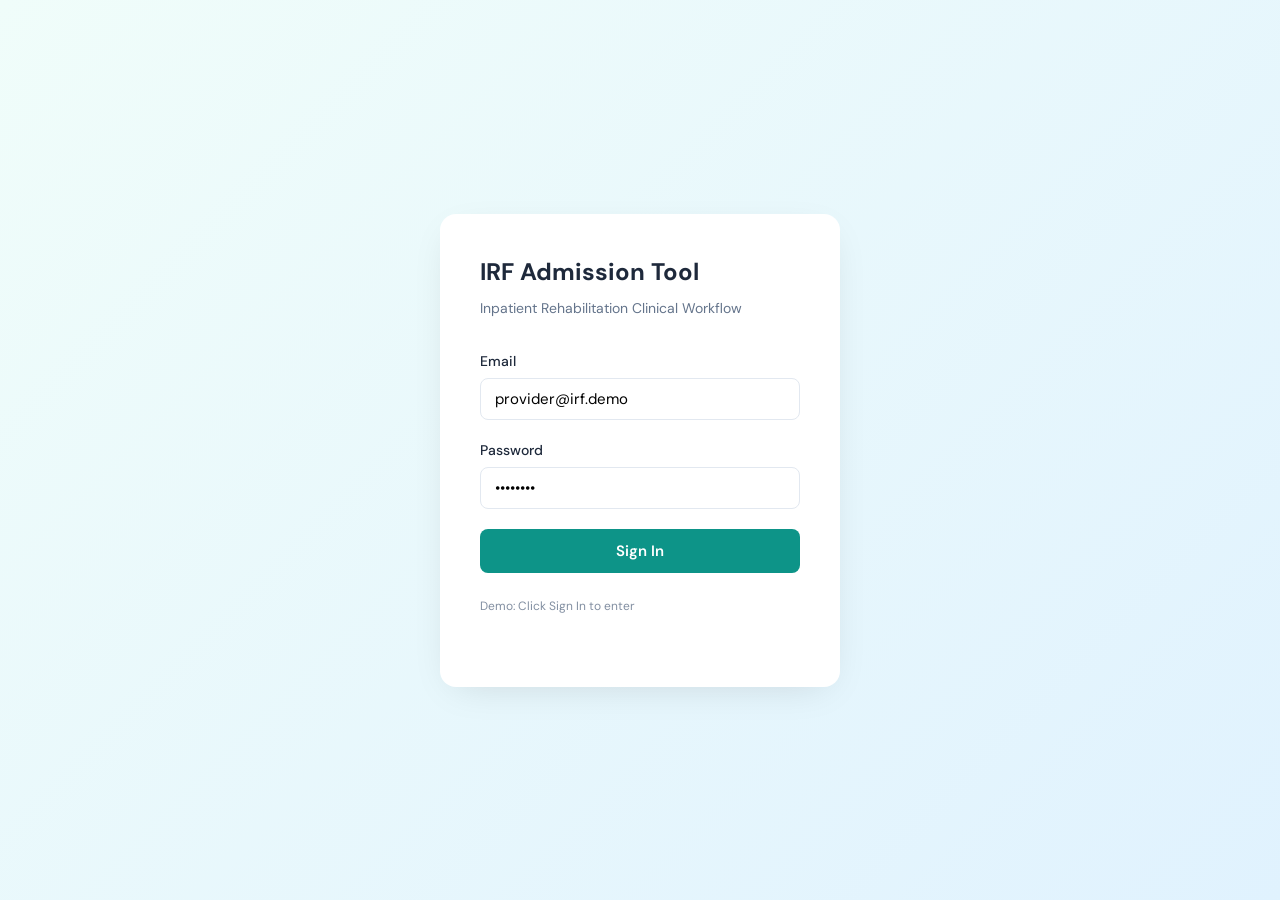
<file: index.html>
<!DOCTYPE html>
<html lang="en">
<head>
  <meta charset="UTF-8">
  <meta name="viewport" content="width=device-width, initial-scale=1.0">
  <title>IRF Admission Tool</title>
  <link rel="preconnect" href="https://fonts.googleapis.com">
  <link rel="preconnect" href="https://fonts.gstatic.com" crossorigin>
  <link href="https://fonts.googleapis.com/css2?family=DM+Sans:wght@400;500;600;700&display=swap" rel="stylesheet">
  <link rel="stylesheet" href="css/styles.css">
</head>
<body>
  <div id="loginView" class="login-page">
    <div class="login-card">
      <h1 class="login-title">IRF Admission Tool</h1>
      <p class="login-subtitle">Inpatient Rehabilitation Clinical Workflow</p>
      <form id="loginForm" class="form-group">
        <div class="form-group">
          <label class="form-label" for="username">Email</label>
          <input type="email" id="username" class="form-input" value="provider@irf.demo" readonly>
        </div>
        <div class="form-group">
          <label class="form-label" for="password">Password</label>
          <input type="password" id="password" class="form-input" value="••••••••" readonly>
        </div>
        <button type="submit" class="btn btn-primary btn-block">Sign In</button>
      </form>
      <p class="login-subtitle" style="margin-top: 1.5rem; font-size: 0.75rem; opacity: 0.8;">Demo: Click Sign In to enter</p>
    </div>
  </div>

  <div id="dashboardView" style="display: none;">
    <header class="app-header">
      <div class="app-header-inner">
        <div class="logo">IRF <span>Admission Tool</span></div>
        <div class="user-badge">
          <span id="userEmail">provider@irf.demo</span>
          <button class="btn-logout" id="btnLogout">Log out</button>
        </div>
      </div>
    </header>
    <main class="container-wide">
      <div class="card" style="margin-bottom: 1.5rem;">
        <h2 style="font-size: 1.25rem; margin-bottom: 0.25rem;">Active Patients</h2>
        <p style="font-size: 0.875rem; color: var(--text-muted);">Click a patient or add new admission</p>
      </div>
      <div id="patientsGrid" class="dashboard-grid"></div>
      <div id="emptyState" class="empty-state" style="display: none;">
        <div class="empty-state-icon">📋</div>
        <p>No active patients yet.</p>
        <p style="font-size: 0.875rem; margin-top: 0.5rem;">Tap + to start a new admission.</p>
      </div>
    </main>
    <a href="admission.html" class="fab" title="New admission">+</a>
  </div>

  <script>
    var DEMO_PATIENTS = [
      { id: 'P001', mrn: 'MRN-2024-001', name: 'John Martinez', age: 72, admissionDate: '2025-03-18', status: 'active', riskFlags: ['polypharmacy', 'fall-risk'], pendingTasks: 3 },
      { id: 'P002', mrn: 'MRN-2024-002', name: 'Sarah Chen', age: 65, admissionDate: '2025-03-19', status: 'active', riskFlags: ['pressure-injury'], pendingTasks: 2 },
      { id: 'P003', mrn: 'MRN-2024-003', name: 'Robert Williams', age: 58, admissionDate: '2025-03-17', status: 'active', riskFlags: [], pendingTasks: 1 }
    ];

    function showDashboard() {
      document.getElementById('loginView').style.display = 'none';
      document.getElementById('dashboardView').style.display = 'block';
      document.getElementById('userEmail').textContent = 'provider@irf.demo';
      renderPatients();
    }

    function showLogin() {
      document.getElementById('loginView').style.display = 'flex';
      document.getElementById('dashboardView').style.display = 'none';
    }

    function getPatients() {
      var stored = localStorage.getItem('irf_patients');
      var patients = [];
      if (stored) {
        try { patients = JSON.parse(stored); } catch (e) {}
      }
      if (!patients || patients.length === 0) {
        patients = DEMO_PATIENTS.slice();
        localStorage.setItem('irf_patients', JSON.stringify(patients));
      }
      return patients;
    }

    function renderPatients() {
      var patients = getPatients();
      var grid = document.getElementById('patientsGrid');
      var empty = document.getElementById('emptyState');
      if (patients.length === 0) {
        grid.innerHTML = '';
        empty.style.display = 'block';
        return;
      }
      empty.style.display = 'none';
      grid.innerHTML = patients.map(function(p) {
        var risks = (p.riskFlags && p.riskFlags.length) ? p.riskFlags.map(function(r) {
          var cls = r === 'pressure-injury' ? 'danger' : r === 'polypharmacy' ? 'warning' : 'info';
          return '<span class="risk-flag ' + cls + '">' + r.replace(/-/g, ' ') + '</span>';
        }).join('') : '';
        return '<a href="admission.html?id=' + p.id + '" class="patient-card">' +
          '<div class="patient-card-header"><span class="patient-name">' + p.name + '</span>' +
          '<span style="font-size: 0.75rem; color: var(--text-muted);">' + p.mrn + '</span></div>' +
          '<div class="patient-meta">' + p.age + ' yrs • Admitted ' + p.admissionDate + '</div>' +
          (risks ? '<div class="patient-risks">' + risks + '</div>' : '') +
          (p.pendingTasks > 0 ? '<div class="patient-tasks">' + p.pendingTasks + ' pending task(s)</div>' : '') +
          '</a>';
      }).join('');
    }

    document.getElementById('loginForm').addEventListener('submit', function(e) {
      e.preventDefault();
      localStorage.setItem('irf_logged_in', 'true');
      showDashboard();
    });

    document.getElementById('btnLogout').addEventListener('click', function() {
      localStorage.removeItem('irf_logged_in');
      showLogin();
    });

    if (localStorage.getItem('irf_logged_in') === 'true') {
      showDashboard();
    }
  </script>
</body>
</html>
</file>
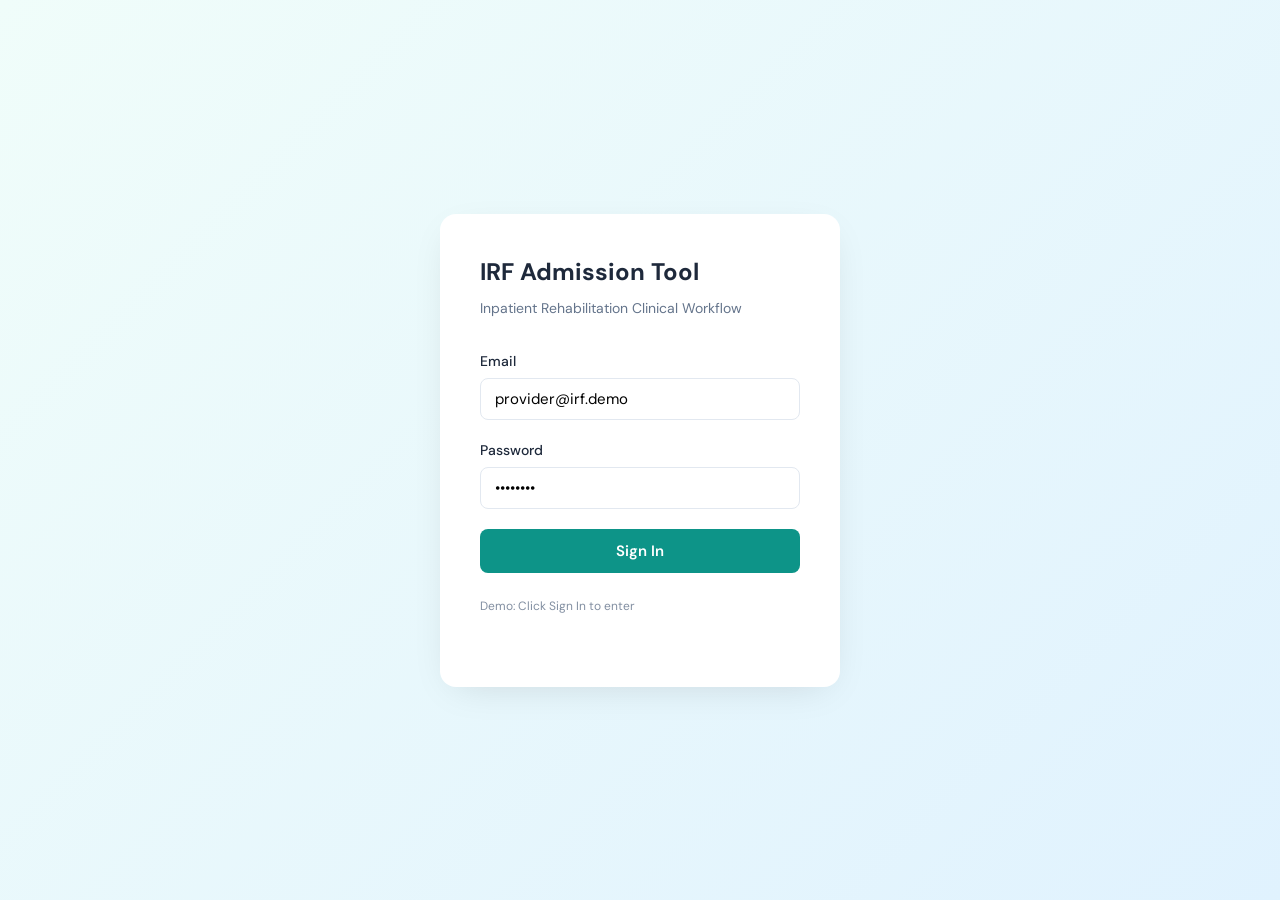
<file: admission.html>
<!DOCTYPE html>
<html lang="en">
<head>
  <meta charset="UTF-8">
  <meta name="viewport" content="width=device-width, initial-scale=1.0">
  <title>IRF Admission Tool | Admission</title>
  <link rel="preconnect" href="https://fonts.googleapis.com">
  <link rel="preconnect" href="https://fonts.gstatic.com" crossorigin>
  <link href="https://fonts.googleapis.com/css2?family=DM+Sans:wght@400;500;600;700&display=swap" rel="stylesheet">
  <link rel="stylesheet" href="css/styles.css">
</head>
<body>
  <header class="app-header">
    <div class="app-header-inner">
      <a href="index.html" class="logo" style="text-decoration: none;">← IRF <span>Admission</span></a>
      <div class="user-badge">
        <span id="progressText">Step 1 of 4</span>
      </div>
    </div>
  </header>

  <main class="container">
    <div class="progress-bar no-print">
      <div id="progressBar" class="progress-fill" style="width: 25%"></div>
    </div>

    <div class="stepper no-print">
      <div class="step active" data-step="1">
        <span class="step-num">1</span>
        <span class="step-label">Intake</span>
      </div>
      <div class="step-connector"></div>
      <div class="step" data-step="2">
        <span class="step-num">2</span>
        <span class="step-label">Clinical</span>
      </div>
      <div class="step-connector"></div>
      <div class="step" data-step="3">
        <span class="step-num">3</span>
        <span class="step-label">Checklist</span>
      </div>
      <div class="step-connector"></div>
      <div class="step" data-step="4">
        <span class="step-num">4</span>
        <span class="step-label">Summary</span>
      </div>
    </div>

    <!-- Step 1: Patient Intake -->
    <div id="step1" class="step-content">
      <div class="card">
        <h2 class="card-title">Patient Intake</h2>
        <div class="form-row">
          <div class="form-group">
            <label class="form-label">Last Name <span class="required">*</span></label>
            <input type="text" id="lastName" class="form-input" placeholder="Last name" required>
          </div>
          <div class="form-group">
            <label class="form-label">First Name <span class="required">*</span></label>
            <input type="text" id="firstName" class="form-input" placeholder="First name" required>
          </div>
        </div>
        <div class="form-row">
          <div class="form-group">
            <label class="form-label">DOB <span class="required">*</span></label>
            <input type="date" id="dob" class="form-input" required>
          </div>
          <div class="form-group">
            <label class="form-label">MRN</label>
            <input type="text" id="mrn" class="form-input" placeholder="Medical record number">
          </div>
        </div>
        <div class="form-group">
          <label class="form-label">Admitting diagnosis <span class="required">*</span></label>
          <input type="text" id="diagnosis" class="form-input" placeholder="e.g., Hip fracture s/p ORIF">
        </div>
      </div>
      <button id="next1" class="btn btn-primary">Continue →</button>
    </div>

    <!-- Step 2: Clinical (conditional logic) -->
    <div id="step2" class="step-content" style="display: none;">
      <div class="card">
        <h2 class="card-title">Allergies</h2>
        <div class="form-group">
          <label class="form-check">
            <input type="radio" name="allergies" value="none" checked>
            No known allergies
          </label>
        </div>
        <div class="form-group">
          <label class="form-check">
            <input type="radio" name="allergies" value="yes">
            Has allergies
          </label>
        </div>
        <div id="allergyDetails" class="conditional-section" style="display: none;">
          <div class="form-group">
            <label class="form-label">List allergies</label>
            <input type="text" id="allergyList" class="form-input" placeholder="e.g., Penicillin, Latex">
          </div>
        </div>
      </div>

      <div class="card">
        <h2 class="card-title">Home Medications</h2>
        <div class="form-group">
          <label class="form-check">
            <input type="radio" name="meds" value="none" checked>
            No home medications
          </label>
        </div>
        <div class="form-group">
          <label class="form-check">
            <input type="radio" name="meds" value="few">
            1–5 medications
          </label>
        </div>
        <div class="form-group">
          <label class="form-check">
            <input type="radio" name="meds" value="many">
            6+ medications (polypharmacy)
          </label>
        </div>
        <div id="medsDetails" class="conditional-section" style="display: none;">
          <div class="form-group">
            <label class="form-label">Key medications to reconcile</label>
            <textarea id="medList" class="form-textarea" rows="3" placeholder="List critical meds..."></textarea>
          </div>
        </div>
      </div>

      <div class="card">
        <h2 class="card-title">Skin / Pressure Injury Risk</h2>
        <div class="form-group">
          <label class="form-check">
            <input type="radio" name="skin" value="intact" checked>
            Skin intact, low risk
          </label>
        </div>
        <div class="form-group">
          <label class="form-check">
            <input type="radio" name="skin" value="risk">
            At risk / existing wound
          </label>
        </div>
        <div id="woundDetails" class="conditional-section" style="display: none;">
          <div class="form-group">
            <label class="form-label">Wound location / notes</label>
            <input type="text" id="woundNotes" class="form-input" placeholder="e.g., Sacral stage 2">
          </div>
        </div>
      </div>

      <div class="card">
        <h2 class="card-title">Fall Risk</h2>
        <div class="form-group">
          <label class="form-check">
            <input type="radio" name="fall" value="low" checked>
            Low risk
          </label>
        </div>
        <div class="form-group">
          <label class="form-check">
            <input type="radio" name="fall" value="high">
            High risk
          </label>
        </div>
      </div>

      <div class="form-group">
        <button id="prev2" class="btn btn-secondary">← Back</button>
        <button id="next2" class="btn btn-primary" style="margin-left: 0.5rem;">Continue →</button>
      </div>
    </div>

    <!-- Step 3: Admission Checklist -->
    <div id="step3" class="step-content" style="display: none;">
      <div class="card">
        <h2 class="card-title">Admission Checklist <span style="font-weight: 400; color: var(--text-muted);">(all required)</span></h2>
        <p style="font-size: 0.875rem; color: var(--text-muted); margin-bottom: 1rem;">Complete each item before proceeding.</p>
        <div id="checklist"></div>
      </div>

      <div id="generatedTasks" class="card" style="display: none;">
        <h2 class="card-title">Auto-generated Tasks</h2>
        <div id="taskList"></div>
      </div>

      <div id="riskFlagsCard" class="card" style="display: none;">
        <h2 class="card-title">Risk Flags</h2>
        <div id="riskFlagsList"></div>
      </div>

      <div class="form-group">
        <button id="prev3" class="btn btn-secondary">← Back</button>
        <button id="next3" class="btn btn-primary" style="margin-left: 0.5rem;">Continue →</button>
      </div>
    </div>

    <!-- Step 4: Summary + PDF -->
    <div id="step4" class="step-content" style="display: none;">
      <div id="summaryContent" class="card">
        <h2 class="card-title">Admission Summary</h2>
        <div id="summaryBody"></div>
      </div>
      <div class="form-group no-print">
        <button id="prev4" class="btn btn-secondary">← Back</button>
        <button id="btnPdf" class="btn btn-primary" style="margin-left: 0.5rem;">Download PDF Summary</button>
        <a href="index.html" id="btnDone" class="btn btn-primary" style="margin-left: 0.5rem; text-decoration: none;">Done</a>
      </div>
    </div>
  </main>

  <script>
    var DEMO_DATA = { checklistSteps: [
      { id: 'vitals', label: 'Vitals documented', required: true },
      { id: 'allergies', label: 'Allergies verified', required: true },
      { id: 'meds', label: 'Home medications reconciled', required: true },
      { id: 'consults', label: 'Required consults ordered', required: true },
      { id: 'skin', label: 'Skin assessment completed', required: true },
      { id: 'fall', label: 'Fall risk assessment', required: true },
      { id: 'goals', label: 'Rehab goals documented', required: true },
      { id: 'wound-consult', label: 'Wound care consult ordered', required: true, when: 'skin=risk' }
    ]};
  </script>
  <script src="js/admission.js"></script>
</body>
</html>
</file>
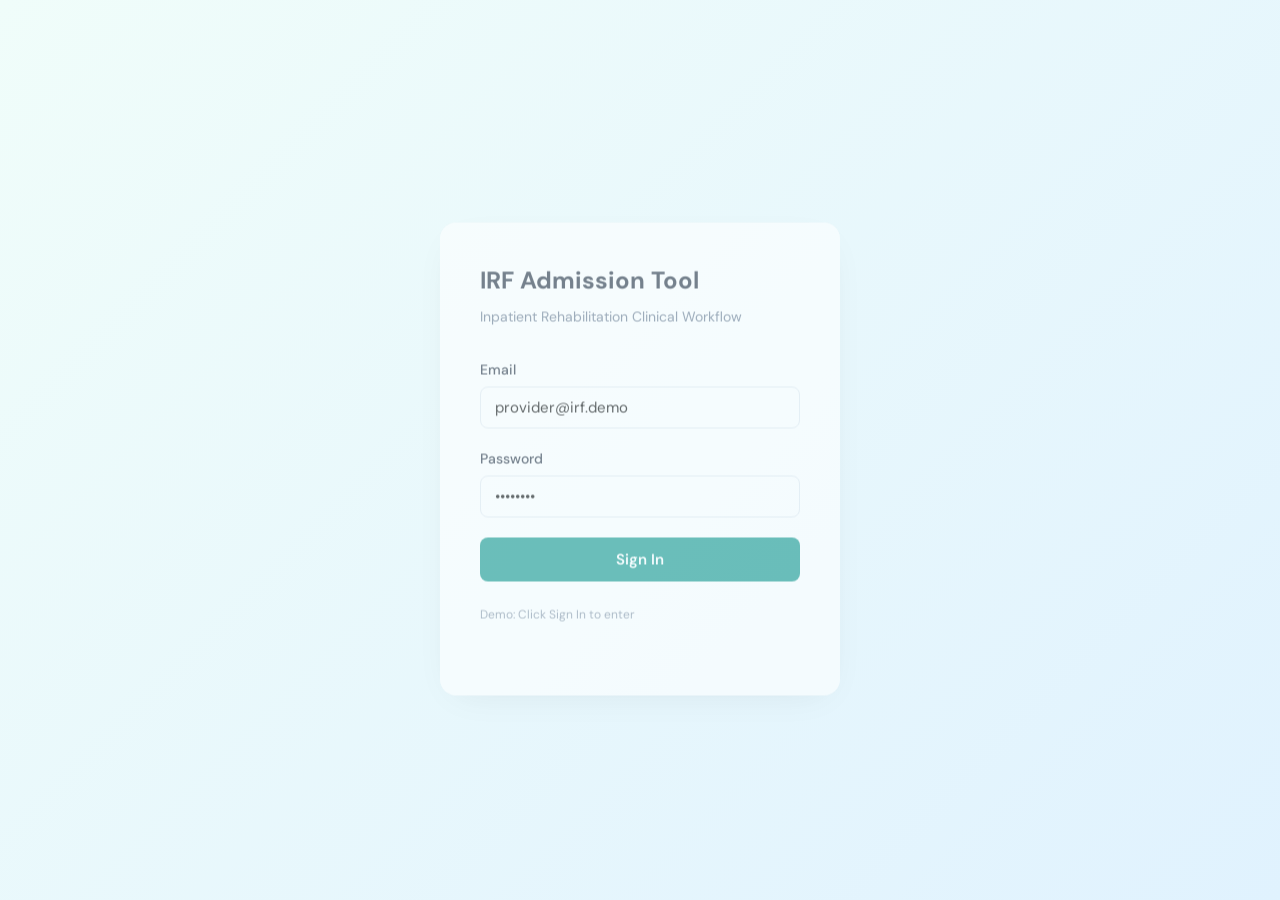
<file: dashboard.html>
<!DOCTYPE html>
<html lang="en">
<head>
  <meta charset="UTF-8">
  <meta http-equiv="refresh" content="0;url=index.html">
  <title>IRF Admission Tool</title>
</head>
<body>
  <p>Redirecting to <a href="index.html">IRF Admission Tool</a>...</p>
</body>
</html>
</file>
<file: css/styles.css>
/* IRF Clinical Workflow - Modern, Clean UI */
:root {
  --primary: #0d9488;
  --primary-dark: #0f766e;
  --primary-light: #5eead4;
  --accent: #0891b2;
  --danger: #dc2626;
  --warning: #d97706;
  --success: #059669;
  --bg: #f8fafc;
  --bg-card: #ffffff;
  --text: #1e293b;
  --text-muted: #64748b;
  --border: #e2e8f0;
  --shadow: 0 1px 3px rgba(0,0,0,0.08);
  --shadow-lg: 0 10px 40px -15px rgba(0,0,0,0.15);
  --radius: 12px;
  --radius-sm: 8px;
  --transition: 0.2s ease;
}

* {
  box-sizing: border-box;
  margin: 0;
  padding: 0;
}

body {
  font-family: 'DM Sans', -apple-system, BlinkMacSystemFont, 'Segoe UI', sans-serif;
  background: var(--bg);
  color: var(--text);
  line-height: 1.5;
  min-height: 100vh;
  -webkit-font-smoothing: antialiased;
}

/* Layout */
.app-header {
  background: var(--bg-card);
  border-bottom: 1px solid var(--border);
  padding: 1rem 1.5rem;
  position: sticky;
  top: 0;
  z-index: 100;
  box-shadow: var(--shadow);
}

.app-header-inner {
  max-width: 1200px;
  margin: 0 auto;
  display: flex;
  align-items: center;
  justify-content: space-between;
}

.logo {
  font-weight: 700;
  font-size: 1.25rem;
  color: var(--primary);
}

.logo span { color: var(--text); }

.user-badge {
  display: flex;
  align-items: center;
  gap: 0.5rem;
  font-size: 0.875rem;
  color: var(--text-muted);
}

.btn-logout {
  background: none;
  border: none;
  color: var(--text-muted);
  cursor: pointer;
  font-size: 0.875rem;
  padding: 0.25rem 0.5rem;
  border-radius: var(--radius-sm);
  transition: var(--transition);
}

.btn-logout:hover {
  background: var(--bg);
  color: var(--danger);
}

/* Buttons */
.btn {
  display: inline-flex;
  align-items: center;
  justify-content: center;
  gap: 0.5rem;
  padding: 0.75rem 1.5rem;
  font-size: 0.9375rem;
  font-weight: 600;
  border: none;
  border-radius: var(--radius-sm);
  cursor: pointer;
  transition: var(--transition);
  font-family: inherit;
}

.btn-primary {
  background: var(--primary);
  color: white;
}

.btn-primary:hover {
  background: var(--primary-dark);
  transform: translateY(-1px);
}

.btn-primary:active { transform: translateY(0); }

.btn-secondary {
  background: var(--bg);
  color: var(--text);
  border: 1px solid var(--border);
}

.btn-secondary:hover {
  background: var(--border);
}

.btn-block {
  width: 100%;
}

.btn:disabled {
  opacity: 0.6;
  cursor: not-allowed;
  transform: none !important;
}

/* Cards */
.card {
  background: var(--bg-card);
  border-radius: var(--radius);
  box-shadow: var(--shadow);
  padding: 1.5rem;
  margin-bottom: 1rem;
  transition: var(--transition);
}

.card:hover { box-shadow: var(--shadow-lg); }

.card-title {
  font-size: 1rem;
  font-weight: 600;
  margin-bottom: 1rem;
  color: var(--text);
}

/* Forms */
.form-group {
  margin-bottom: 1.25rem;
}

.form-label {
  display: block;
  font-size: 0.875rem;
  font-weight: 500;
  color: var(--text);
  margin-bottom: 0.375rem;
}

.form-label .required { color: var(--danger); }

.form-input,
.form-select,
.form-textarea {
  width: 100%;
  padding: 0.625rem 0.875rem;
  font-size: 0.9375rem;
  border: 1px solid var(--border);
  border-radius: var(--radius-sm);
  font-family: inherit;
  transition: var(--transition);
}

.form-input:focus,
.form-select:focus,
.form-textarea:focus {
  outline: none;
  border-color: var(--primary);
  box-shadow: 0 0 0 3px rgba(13, 148, 136, 0.15);
}

.form-input::placeholder { color: var(--text-muted); }

.form-row {
  display: grid;
  grid-template-columns: 1fr 1fr;
  gap: 1rem;
}

/* Checkbox & Radio */
.form-check {
  display: flex;
  align-items: center;
  gap: 0.5rem;
  cursor: pointer;
  padding: 0.5rem 0;
}

.form-check input {
  width: 1.125rem;
  height: 1.125rem;
  accent-color: var(--primary);
  cursor: pointer;
}

/* Risk flags */
.risk-flag {
  display: inline-flex;
  align-items: center;
  gap: 0.25rem;
  padding: 0.25rem 0.5rem;
  font-size: 0.75rem;
  font-weight: 600;
  border-radius: 6px;
  text-transform: uppercase;
  letter-spacing: 0.02em;
}

.risk-flag.danger { background: #fef2f2; color: var(--danger); }
.risk-flag.warning { background: #fffbeb; color: var(--warning); }
.risk-flag.info { background: #eff6ff; color: var(--accent); }

/* Checklist */
.checklist-item {
  display: flex;
  align-items: center;
  gap: 1rem;
  padding: 1rem;
  background: var(--bg);
  border-radius: var(--radius-sm);
  margin-bottom: 0.5rem;
  transition: var(--transition);
}

.checklist-item.completed {
  background: #ecfdf5;
  border-left: 4px solid var(--success);
}

.checklist-item input[type="checkbox"] {
  width: 1.25rem;
  height: 1.25rem;
  accent-color: var(--primary);
  cursor: pointer;
  flex-shrink: 0;
}

.checklist-item label {
  flex: 1;
  cursor: pointer;
  font-weight: 500;
}

/* Tasks */
.task-item {
  display: flex;
  align-items: center;
  gap: 0.75rem;
  padding: 0.75rem 1rem;
  background: #fef3c7;
  border-radius: var(--radius-sm);
  margin-bottom: 0.5rem;
  font-size: 0.875rem;
}

.task-item::before {
  content: '→';
  color: var(--warning);
  font-weight: 700;
}

/* Container */
.container {
  max-width: 800px;
  margin: 0 auto;
  padding: 1.5rem;
}

.container-wide {
  max-width: 1200px;
  margin: 0 auto;
  padding: 1.5rem;
}

/* Login page */
.login-page {
  min-height: 100vh;
  display: flex;
  align-items: center;
  justify-content: center;
  padding: 1.5rem;
  background: linear-gradient(135deg, #f0fdfa 0%, #e0f2fe 100%);
}

.login-card {
  background: var(--bg-card);
  border-radius: 16px;
  box-shadow: var(--shadow-lg);
  padding: 2.5rem;
  width: 100%;
  max-width: 400px;
  animation: slideUp 0.4s ease;
}

@keyframes slideUp {
  from {
    opacity: 0;
    transform: translateY(20px);
  }
  to {
    opacity: 1;
    transform: translateY(0);
  }
}

.login-title {
  font-size: 1.5rem;
  font-weight: 700;
  color: var(--text);
  margin-bottom: 0.5rem;
}

.login-subtitle {
  font-size: 0.875rem;
  color: var(--text-muted);
  margin-bottom: 2rem;
}

/* Dashboard */
.dashboard-grid {
  display: grid;
  grid-template-columns: repeat(auto-fill, minmax(320px, 1fr));
  gap: 1rem;
}

.patient-card {
  background: var(--bg-card);
  border-radius: var(--radius);
  padding: 1.25rem;
  box-shadow: var(--shadow);
  transition: var(--transition);
  cursor: pointer;
  border: 2px solid transparent;
  text-decoration: none;
  color: inherit;
  display: block;
}

.patient-card:hover {
  border-color: var(--primary);
  box-shadow: var(--shadow-lg);
  transform: translateY(-2px);
}

.patient-card-header {
  display: flex;
  justify-content: space-between;
  align-items: flex-start;
  margin-bottom: 0.75rem;
}

.patient-name {
  font-weight: 600;
  font-size: 1.0625rem;
}

.patient-meta {
  font-size: 0.8125rem;
  color: var(--text-muted);
  margin-bottom: 0.5rem;
}

.patient-risks {
  display: flex;
  flex-wrap: wrap;
  gap: 0.375rem;
  margin-bottom: 0.5rem;
}

.patient-tasks {
  font-size: 0.8125rem;
  color: var(--warning);
  font-weight: 500;
}

/* Add patient FAB */
.fab {
  position: fixed;
  bottom: 1.5rem;
  right: 1.5rem;
  width: 56px;
  height: 56px;
  border-radius: 50%;
  background: var(--primary);
  color: white;
  border: none;
  font-size: 1.5rem;
  cursor: pointer;
  box-shadow: 0 4px 20px rgba(13, 148, 136, 0.4);
  transition: var(--transition);
  z-index: 50;
}

.fab:hover {
  transform: scale(1.08);
  box-shadow: 0 6px 24px rgba(13, 148, 136, 0.5);
}

/* Stepper */
.stepper {
  display: flex;
  align-items: center;
  gap: 0.5rem;
  margin-bottom: 2rem;
  overflow-x: auto;
  padding-bottom: 0.5rem;
}

.step {
  display: flex;
  align-items: center;
  gap: 0.5rem;
  flex-shrink: 0;
}

.step-num {
  width: 32px;
  height: 32px;
  border-radius: 50%;
  background: var(--border);
  color: var(--text-muted);
  display: flex;
  align-items: center;
  justify-content: center;
  font-size: 0.875rem;
  font-weight: 600;
  transition: var(--transition);
}

.step.active .step-num {
  background: var(--primary);
  color: white;
}

.step.completed .step-num {
  background: var(--success);
  color: white;
}

.step-label {
  font-size: 0.875rem;
  font-weight: 500;
  color: var(--text-muted);
}

.step.active .step-label,
.step.completed .step-label {
  color: var(--text);
}

.step-connector {
  width: 24px;
  height: 2px;
  background: var(--border);
}

.step.completed + .step-connector {
  background: var(--success);
}

/* Step content */
.step-content {
  animation: fadeIn 0.35s ease;
}

/* Conditional sections */
.conditional-section {
  animation: fadeIn 0.3s ease;
}

@keyframes fadeIn {
  from { opacity: 0; }
  to { opacity: 1; }
}

/* Progress bar */
.progress-bar {
  height: 6px;
  background: var(--border);
  border-radius: 3px;
  overflow: hidden;
  margin-bottom: 1rem;
}

.progress-fill {
  height: 100%;
  background: var(--primary);
  border-radius: 3px;
  transition: width 0.3s ease;
}

/* Empty state */
.empty-state {
  text-align: center;
  padding: 3rem 2rem;
  color: var(--text-muted);
}

.empty-state-icon {
  font-size: 3rem;
  margin-bottom: 1rem;
  opacity: 0.5;
}

/* Mobile */
@media (max-width: 640px) {
  .form-row {
    grid-template-columns: 1fr;
  }

  .app-header-inner {
    flex-wrap: wrap;
    gap: 0.5rem;
  }

  .container, .container-wide {
    padding: 1rem;
  }

  .login-card {
    padding: 1.5rem;
  }

  .stepper {
    flex-wrap: nowrap;
    justify-content: flex-start;
  }
}

/* Print styles for PDF */
@media print {
  .app-header,
  .btn,
  .fab,
  .stepper,
  .no-print {
    display: none !important;
  }

  body { background: white; }
  .card { box-shadow: none; border: 1px solid #ddd; }
  #summaryContent { padding: 1rem; }
}
</file>
